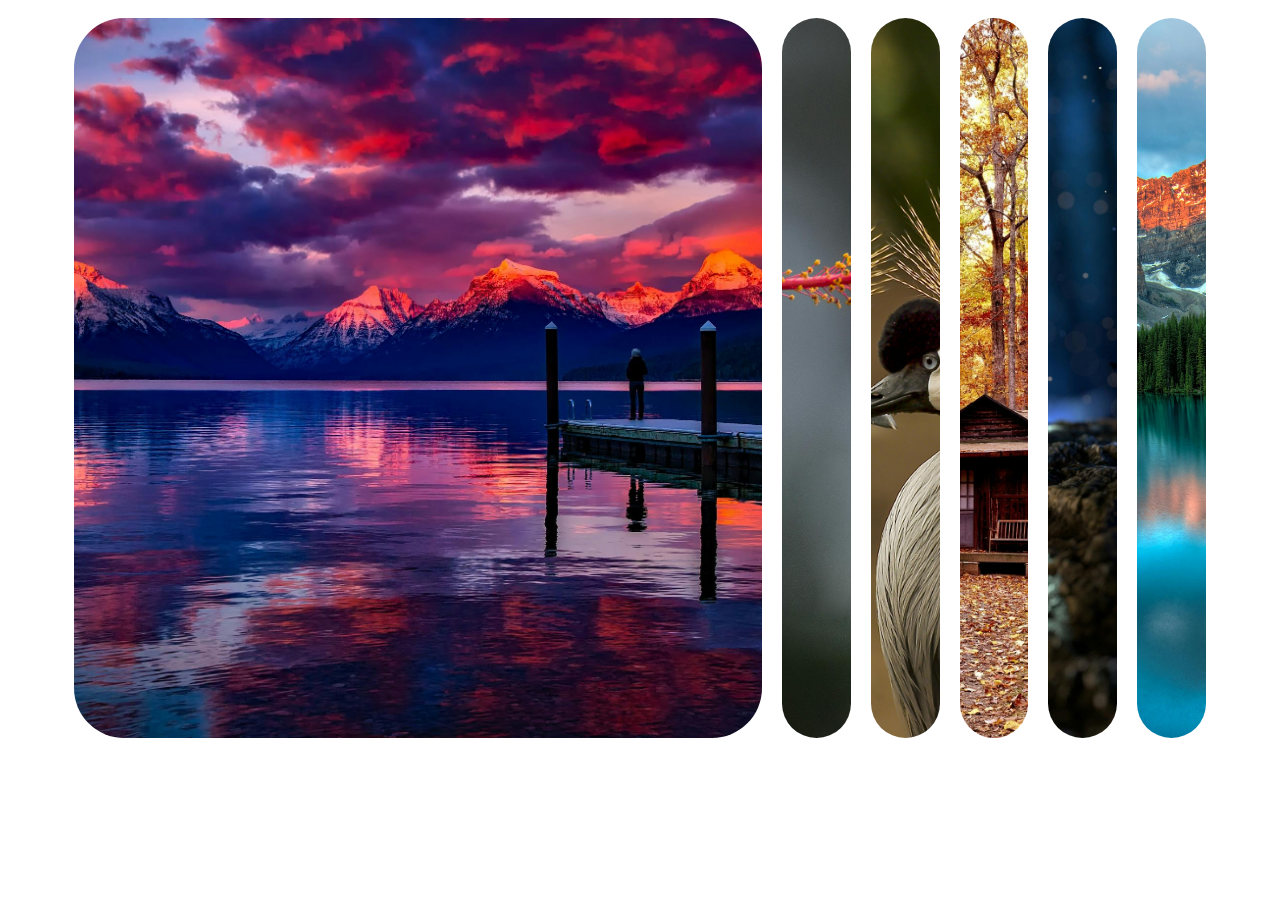
<file: animatedSlider/index.html>
<!DOCTYPE html>
<html lang="en">
<head>
    <meta charset="UTF-8">
    <meta name="viewport" content="width=device-width, initial-scale=1.0">
    <link rel="stylesheet" href="style.css">
    <title>Document</title>
</head>
<body>
    <div class="container">
        <div class="panel active" style="background-image: url('images/1.jpg');">

        </div>    
        <div class="panel" style="background-image: url('images/2.jpg');">

        </div>    
        <div class="panel" style="background-image: url('images/3.jpg');">

        </div>    
        <div class="panel" style="background-image: url('images/4.jpg');">

        </div>    
        <div class="panel" style="background-image: url('images/5.jpg');">

        </div>    
        <div class="panel" style="background-image: url('images/6.jpg');">

        </div>    
    </div>
    <script src="script.js"></script>
</body>
</html>
</file>
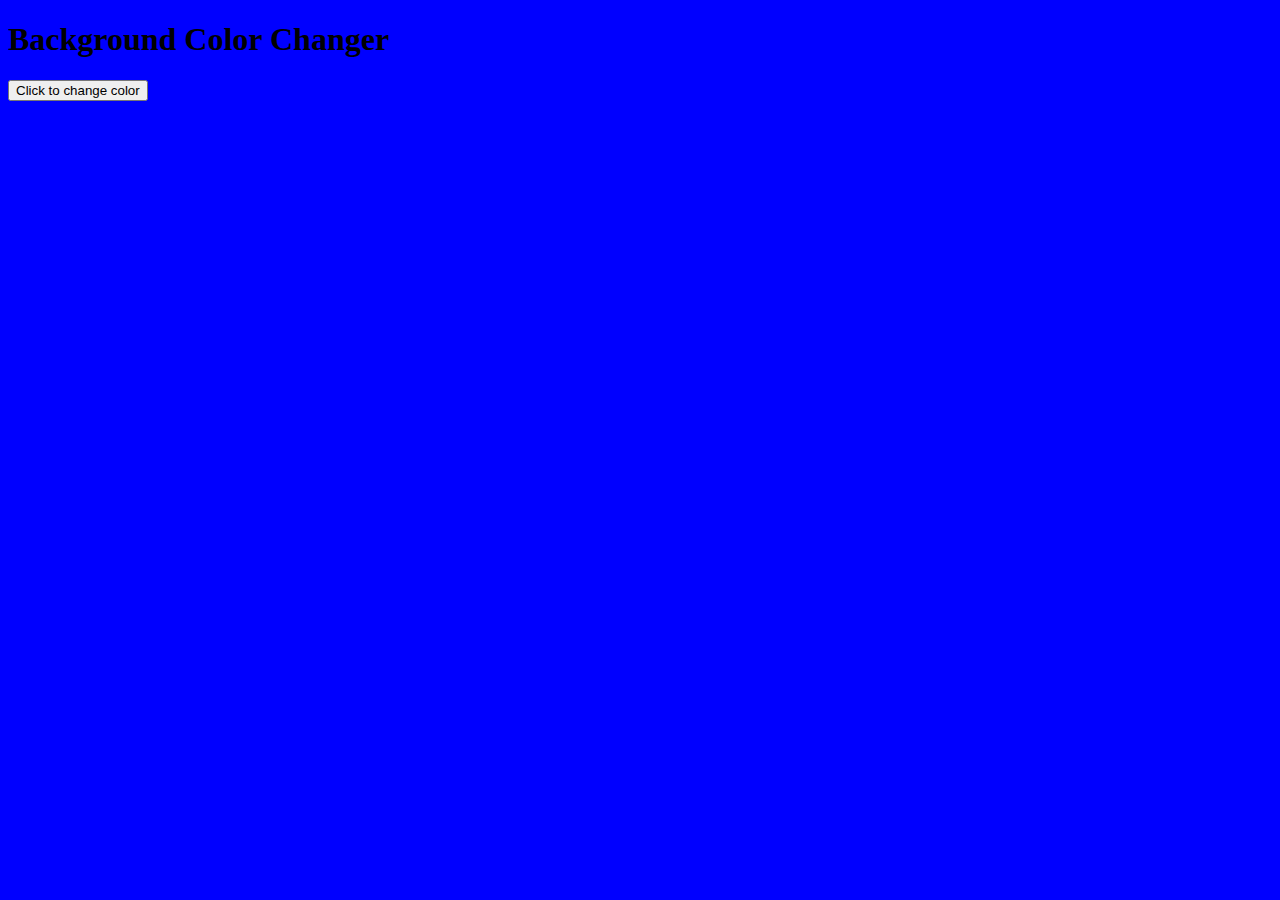
<file: background/index.html>
<!DOCTYPE html>
<html lang="en">
<head>
    <meta charset="UTF-8">
    <meta name="viewport" content="width=device-width, initial-scale=1.0">
    <title>Document</title>
</head>
<body>
    <h1>Background Color Changer</h1>
    <button type="button">Click to change color</button>
    <script>
        const button = document.querySelector("button"); //querySelector for button element it uses when we don't want to give class and id.
        const body = document.querySelector("body"); //querySelector for whole body element.
        const color = ['blue','green','yellow']
        function clr(){
            const randomColor = parseInt(Math.random()*color.length);
            body.style.backgroundColor = color[randomColor];
        }
        body.style.backgroundColor = 'blue';
        button.addEventListener('click',clr)
    </script>                                                                          
</body>
</html>
</file>
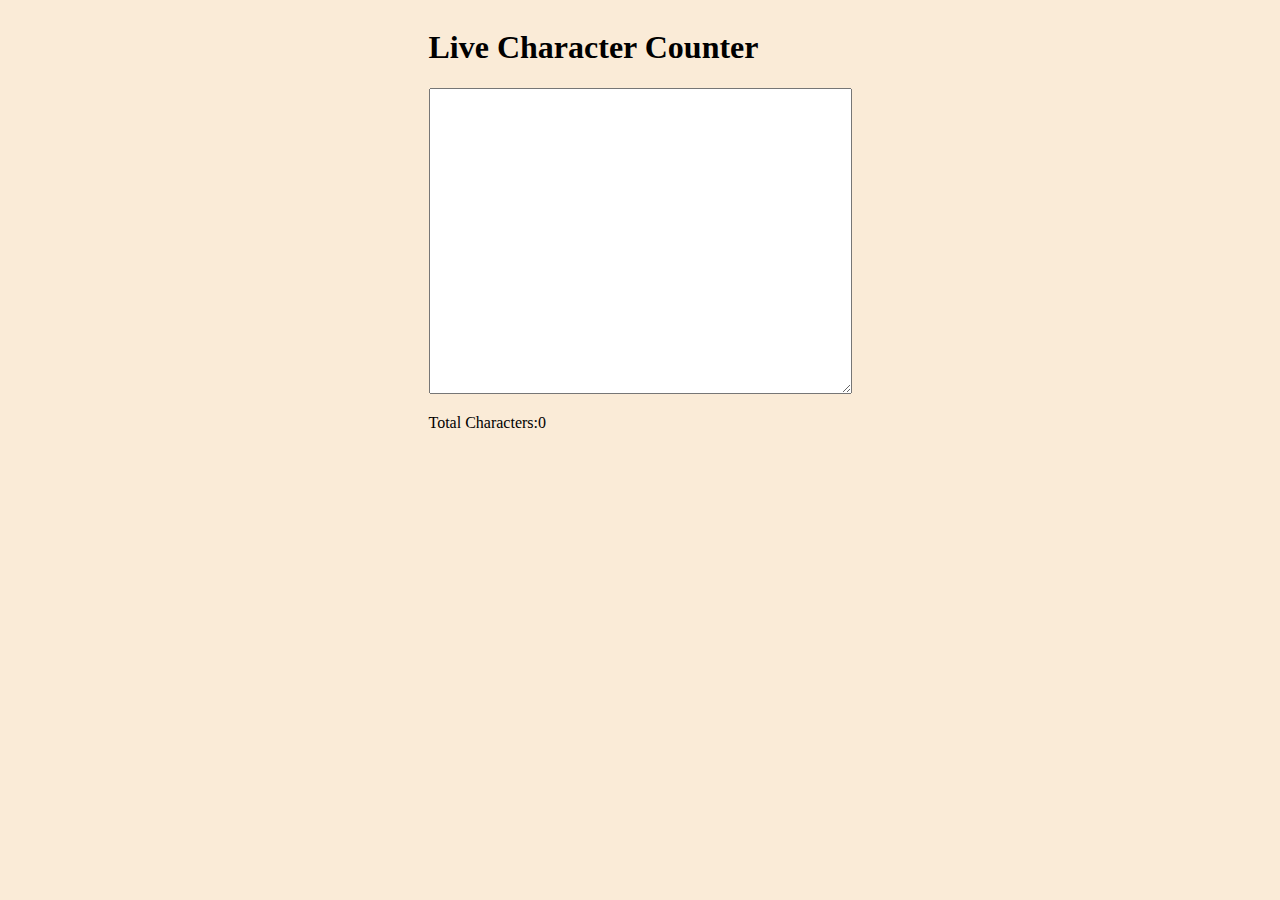
<file: CharacterCounter/index.html>
<!DOCTYPE html>
<html lang="en">
<head>
    <meta charset="UTF-8">
    <meta name="viewport" content="width=device-width, initial-scale=1.0">
    <title>Document</title>
    <link rel="stylesheet" href="style.css">
</head>
<body>
    <div class="container">
        <h1>Live Character Counter</h1>
        <textarea name="textarea" id="textarea" cols="50" rows="20" onkeyup="count();"></textarea>
        <p>Total Characters:<span class="counter">0</span></p>
        
    </div>
    <script src="script.js"></script>
</body>
</html>
</file>
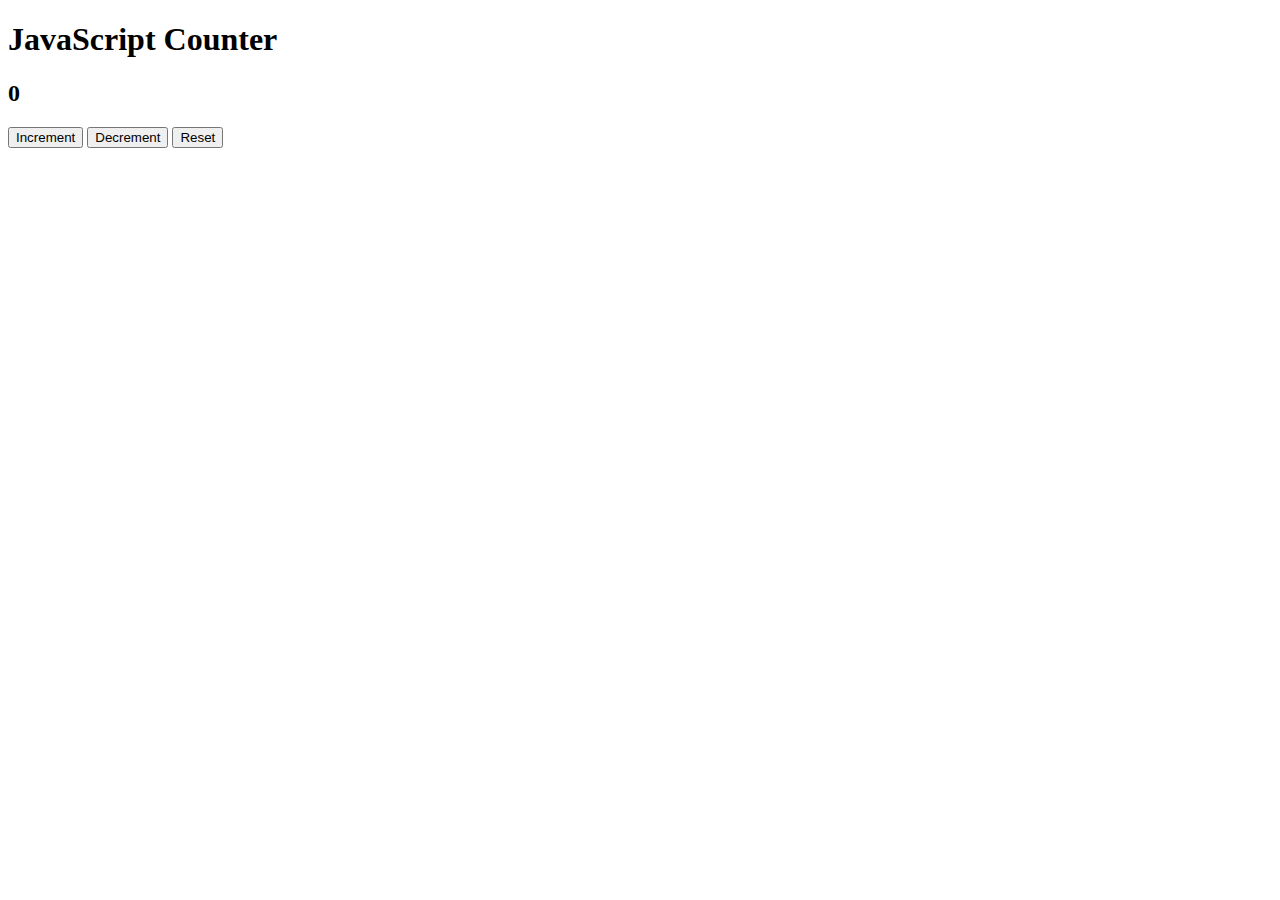
<file: counter/index.html>
<!DOCTYPE html>
<html lang="en">
<head>
    <meta charset="UTF-8">
    <meta name="viewport" content="width=device-width, initial-scale=1.0">
    <title>Document</title>
</head>
<body>
    <h1>JavaScript Counter</h1>
    <h2 class="counter">0</h2>
    <button class="btn-counter increase-btn">Increment</button>
    <button class="btn-counter decrease-btn">Decrement</button>
    <button class="btn-counter reset-btn">Reset</button>
    <script src="script.js"></script>
</body>
</html>
</file>
<file: animatedSlider/style.css>
*{
    box-sizing:border-box;
}
body{
    display: flex;
    align-items: center;
    justify-content: center;
}

.container{
    display: flex;
    width:90vw;
}
.panel{
    background-size: auto 100%;
    height: 80vh;
    width: 80vw;
    background-position: center center;
    background-repeat: no-repeat;
    border-radius: 50px;
    position:relative;
    flex:0.5;
    cursor: pointer;
    margin: 10px;
    transition: 0.7s;
}

.active{
    flex:5;
}

@media screen and (max-width: 480px){
    .conatiner{
        width: 100vw;
    }
    .panel:nth-child(4){ /*to remove 4 image in mobile*/
        display: none;
    }
}
</file>
<file: CharacterCounter/style.css>
body{
    background-color: antiquewhite;
    display: flex;
    justify-content: center;
    align-items: center;
}
</file>
